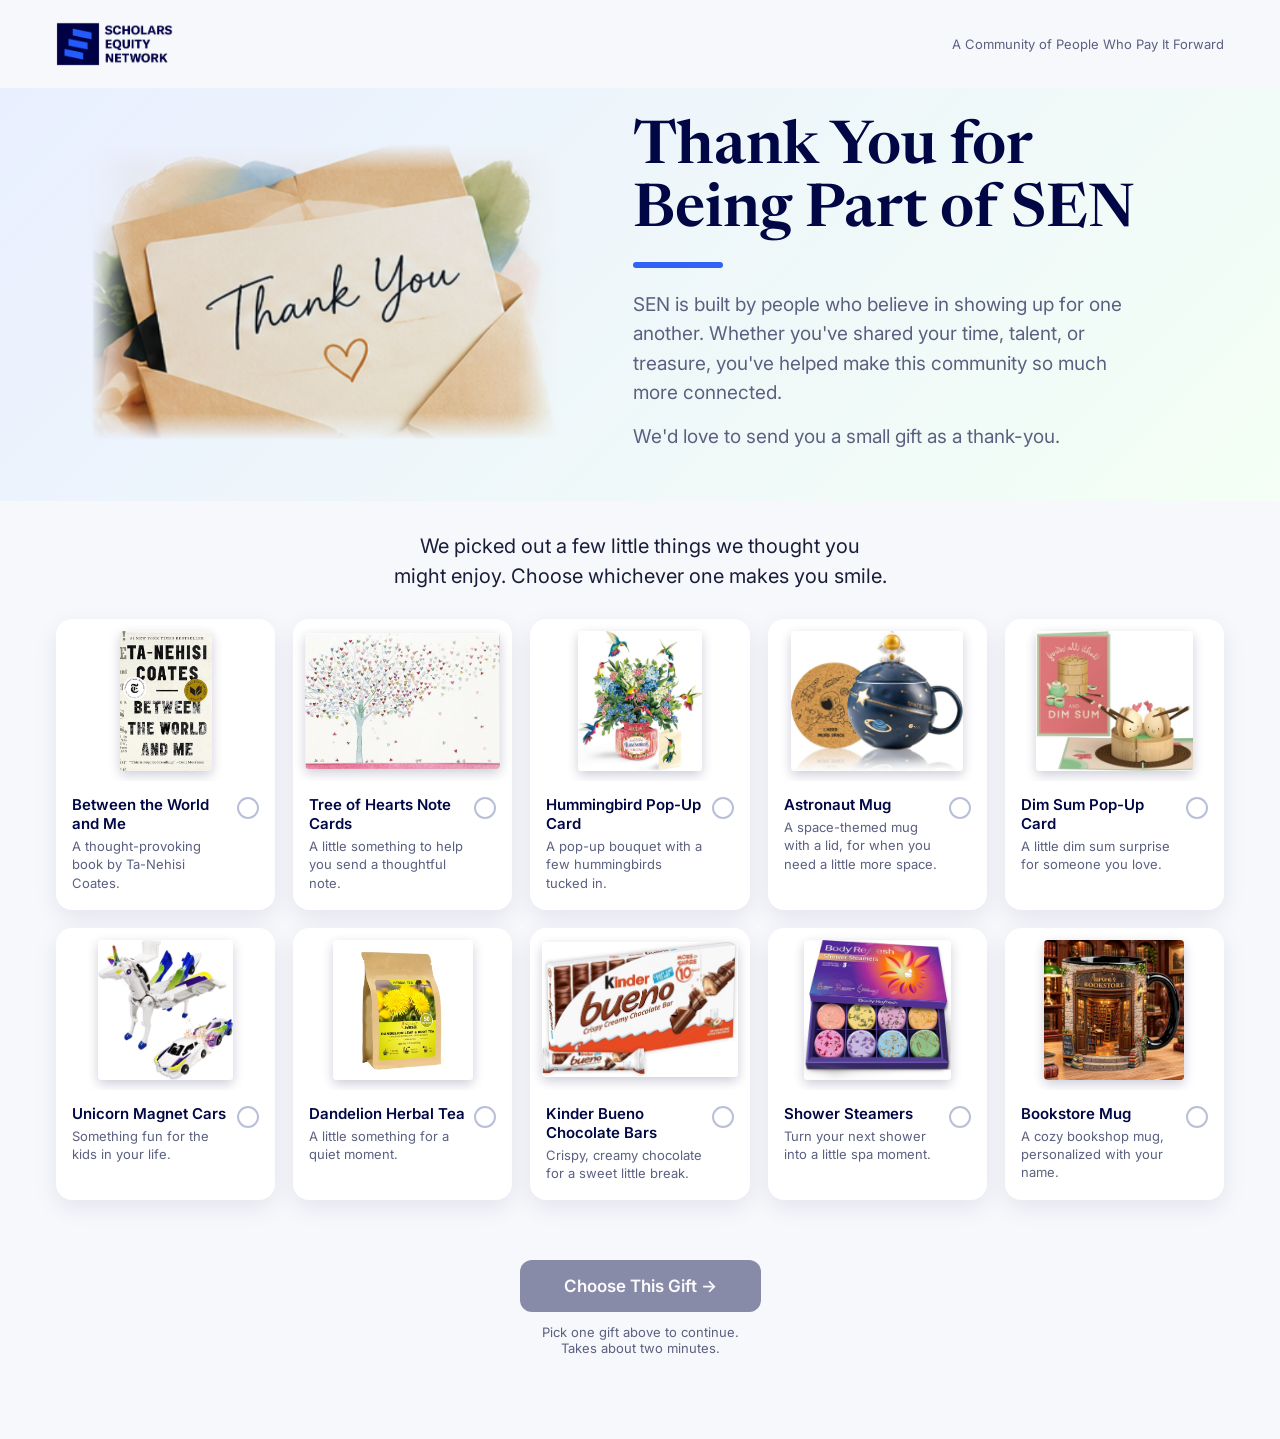
<file: index.html>
<!doctype html>
<html lang="en"><head><meta charset="utf-8"><meta name="viewport" content="width=device-width,initial-scale=1">
<meta name="robots" content="noindex, nofollow">
<title>A Thank-You Gift from SEN</title>
<link href="https://fonts.googleapis.com/css2?family=Inter:wght@400;500;600&family=Newsreader:wght@500;600&display=swap" rel="stylesheet">
<link rel="stylesheet" href="styles.css">
</head><body>
<header><img src="images/sen-logo.png" alt="Scholars Equity Network"><small>A Community of People Who Pay It Forward</small></header>

<div id="v1">
<section class="hero">
  <div class="note-img"><img src="images/thank-you-card.png" alt="A handwritten thank-you card resting in a kraft envelope"></div>
  <div><h1>Thank You for<br>Being Part of SEN</h1><div class="u"></div>
  <p>SEN is built by people who believe in showing up for one another. Whether you've shared your time, talent, or treasure, you've helped make this community so much more connected.</p>
  <p>We'd love to send you a small gift as a thank-you.</p></div>
</section>
<p class="gift-intro">We picked out a few little things we thought you might enjoy. Choose whichever one makes you smile.</p>
<section class="grid" id="grid" aria-label="Gift options"></section>
<div class="cta"><button id="choose" disabled>Choose This Gift →</button><p id="hint">Pick one gift above to continue.<br>Takes about two minutes.</p></div>
</div>

<div id="v2" hidden>
<main class="narrow">
 <a href="#" id="back" class="back">← Back to gift options</a>
 <div class="two">
  <div class="pick"><div class="pimg"><img id="pimg" alt=""></div><h2 id="pname"></h2><p id="pdesc"></p></div>
  <form id="addr" novalidate>
   <h1 class="h2">Where should we send your gift?</h1>
   <p class="lead2">Share your mailing address below, and we'll send your gift your way. We'll only use this information to get it to you.</p>
   <label>Full name<input name="name" autocomplete="name" required maxlength="100" placeholder="Your name"></label>
   <label>Email address<input name="email" type="email" autocomplete="email" required maxlength="200" placeholder="you@example.com"></label>
   <label>Street address<input name="street" autocomplete="address-line1" required maxlength="120" placeholder="Street address"></label>
   <label>Apartment / unit <span class="opt">(optional)</span><input name="unit" autocomplete="address-line2" maxlength="40" placeholder="Apt, suite, unit"></label>
   <div class="row3">
    <label>City<input name="city" autocomplete="address-level2" required maxlength="80" placeholder="City"></label>
    <label>State<select name="state" autocomplete="address-level1" required><option value="">Select</option></select></label>
    <label>ZIP code<input name="zip" inputmode="numeric" autocomplete="postal-code" required maxlength="10" placeholder="ZIP code"></label>
   </div>
   <input type="text" name="_honey" tabindex="-1" autocomplete="off" style="position:absolute;left:-9999px" aria-hidden="true">
   <p class="err" id="err" role="alert"></p>
   <p class="fallback" id="fallback" hidden><a id="mailFallback" class="btn-fallback" href="#">✉️ Email it to us instead</a></p>
   <button class="claim" id="claim" type="submit">Send Me My Gift</button>
   <p class="priv">🔒 Your information comes to us by email, and we'll only use it to send your gift. We won't share it or use it for anything else.</p>
   <p class="priv" style="margin-top:6px">For now, we're only able to ship within the U.S.</p>
  </form>
 </div>
</main>
</div>

<div id="v3" hidden>
<main class="narrow center">
 <div class="done"><div class="pimg big"><img id="dimg" alt=""></div></div>
 <h1 class="h2">Thank you for everything you do.</h1>
 <p class="lead2" id="dline"></p>
 <p class="small" id="dnote"></p>
 <p class="again" id="dagain" hidden>We've already received your gift selection. No need to submit it again.</p>
</main>
</div>

<script>
/* ================= EDIT HERE ================= */
// Responses are sent to the SEN Google script below, which emails them (see apps-script/README.md).
const FORM_URL = "https://script.google.com/macros/s/AKfycbwK1pXFewqnhCKIUebVo1ZC-lH7H_rlxU8Pk0F157acSS1Pq1GyhSCdjfV1mVbXrrWNuQ/exec";
const CONTACT = "admin@scholarsequity.org";   // shown to volunteers on the last page (not where responses go)
// To add, remove, or reorder gifts, edit this list. (Optional "emailNote" adds a reminder line to YOUR email for that gift.) "amazon" goes in YOUR email so you can click straight to it; prices are never shown.
const GIFTS = [
  { name: "Between the World and Me", desc: "A thought-provoking book by Ta-Nehisi Coates.", img: "0812983815.jpg", amazon: "https://www.amazon.com/dp/0812983815" },
  { name: "Tree of Hearts Note Cards", desc: "A little something to help you send a thoughtful note.", img: "1441324607.jpg", amazon: "https://www.amazon.com/dp/1441324607" },
  { name: "Hummingbird Pop-Up Card", desc: "A pop-up bouquet with a few hummingbirds tucked in.", img: "hummingbird.jpg", amazon: "https://www.amazon.com/dp/B0DSCMBNSS" },
  { name: "Astronaut Mug", desc: "A space-themed mug with a lid, for when you need a little more space.", img: "mug.jpg", amazon: "https://www.amazon.com/dp/B09VBPYLKC" },
  { name: "Dim Sum Pop-Up Card", desc: "A little dim sum surprise for someone you love.", img: "dimsum.jpg", amazon: "https://www.amazon.com/dp/B0DKF9M3G1" },
  { name: "Unicorn Magnet Cars", desc: "Something fun for the kids in your life.", img: "unicorn.jpg", amazon: "https://www.amazon.com/dp/B0D6NCWSX3" },
  { name: "Dandelion Herbal Tea", desc: "A little something for a quiet moment.", img: "tea.jpg", amazon: "https://www.amazon.com/dp/B0CJJ4G7FF" },
  { name: "Kinder Bueno Chocolate Bars", desc: "Crispy, creamy chocolate for a sweet little break.", img: "bueno.jpg", amazon: "https://www.amazon.com/dp/B0F4T82ZZD" },
  { name: "Shower Steamers", desc: "Turn your next shower into a little spa moment.", img: "steamers.jpg", amazon: "https://www.amazon.com/dp/B0DPQ8BMHM" },
  { name: "Bookstore Mug", desc: "A cozy bookshop mug, personalized with your name.", img: "bookmug.jpg", amazon: "https://www.amazon.com/dp/B0HMR2PP5B", emailNote: "PERSONALIZED MUG: put the volunteer's name on it (the name above)." }
];
/* ============================================= */

const $ = id => document.getElementById(id);
const STATES = "AL AK AZ AR CA CO CT DE DC FL GA HI ID IL IN IA KS KY LA ME MD MA MI MN MS MO MT NE NV NH NJ NM NY NC ND OH OK OR PA RI SC SD TN TX UT VT VA WA WV WI WY".split(" ");
$("addr").state.insertAdjacentHTML("beforeend", STATES.map(s => `<option>${s}</option>`).join(""));
const photo = g => "images/gifts/" + g.img;
function show(n) { ["v1", "v2", "v3"].forEach((v, i) => $(v).hidden = (i + 1 !== n)); window.scrollTo(0, 0); }
function store(k, v) { try { v === undefined ? localStorage.getItem(k) : localStorage.setItem(k, v); return localStorage.getItem(k); } catch (e) { return null; } }

function confirmation(g, email, again) {
  $("dimg").src = photo(g); $("dimg").alt = g.name;
  $("dline").innerHTML = "We've got your pick: <b></b>. We'll get it ready and send it your way.";
  $("dline").querySelector("b").textContent = g.name;
  $("dnote").innerHTML = "Questions? Reach us at <a></a>.";
  const a = $("dnote").querySelector("a"); a.textContent = CONTACT; a.href = "mailto:" + CONTACT;
  $("dagain").hidden = !again;
  show(3);
}

let chosen = null;
const grid = $("grid"); grid.setAttribute("role", "radiogroup");
GIFTS.forEach(g => {
  const c = document.createElement("div"); c.className = "card"; c.tabIndex = 0;
  c.setAttribute("role", "radio"); c.setAttribute("aria-checked", "false");
  c.innerHTML = `<div class="ph photo" style="background:#fff"><img alt=""></div><div class="body"><div><h3></h3><p></p></div><span class="radio"></span></div>`;
  c.querySelector("img").src = photo(g); c.querySelector("img").alt = g.name;
  c.querySelector("h3").textContent = g.name; c.querySelector("p").textContent = g.desc;
  const pick = () => {
    grid.querySelectorAll(".card").forEach(x => { x.classList.remove("sel"); x.setAttribute("aria-checked", "false"); });
    c.classList.add("sel"); c.setAttribute("aria-checked", "true"); chosen = g;
    $("choose").disabled = false; $("hint").innerHTML = "Ready when you are.<br>Takes about two minutes.";
  };
  c.addEventListener("click", pick);
  c.addEventListener("keydown", e => { if (e.key === "Enter" || e.key === " ") { e.preventDefault(); pick(); } });
  grid.appendChild(c);
});

$("choose").addEventListener("click", () => {
  if (!chosen) return;
  $("pimg").src = photo(chosen); $("pimg").alt = chosen.name; $("pname").textContent = chosen.name; $("pdesc").textContent = chosen.desc;
  show(2); $("addr").name.focus();
});
$("back").addEventListener("click", e => { e.preventDefault(); show(1); });


// Backup if the form service is down: open the volunteer's own email app with everything filled in.
function showFallback(p) {
  const rows = [["Gift chosen", p.gift], ["Name", p.name], ["Street", p.street], ["Apt/Unit", p.unit], ["City", p.city], ["State", p.state], ["ZIP", p.zip], ["Volunteer email", p.email], ["Note", p.note]];
  const lines = rows.filter(r => r[1]).map(r => r[0] + ": " + r[1]);
  $("mailFallback").href = "mailto:" + CONTACT + "?subject=" + encodeURIComponent("Gift choice: " + p.gift + " (" + p.name + ")") + "&body=" + encodeURIComponent("Hi SEN,\n\nI'd like to choose this gift:\n\n" + lines.join("\n") + "\n\nThank you!");
  $("fallback").hidden = false;
}

$("addr").addEventListener("submit", async e => {
  e.preventDefault();
  const f = e.target, err = $("err"), btn = $("claim");
  f.querySelectorAll(".bad").forEach(x => x.classList.remove("bad"));
  const v = n => f.elements[n].value.trim();
  const bad = (n, m) => { err.textContent = m; f.elements[n].classList.add("bad"); f.elements[n].focus(); };
  if (!v("name")) return bad("name", "Please add your full name.");
  if (!/^\S+@\S+\.\S+$/.test(v("email"))) return bad("email", "That email doesn't look quite right. Could you check it?");
  if (!v("street")) return bad("street", "Please add your street address.");
  if (!v("city")) return bad("city", "Please add your city.");
  if (!v("state")) return bad("state", "Please choose your state.");
  if (!/^\d{5}(-\d{4})?$/.test(v("zip"))) return bad("zip", "Please enter a 5-digit ZIP code, like 98122.");
  if (v("_honey")) { confirmation(chosen, v("email")); return; }          // spam trap: pretend success
  err.textContent = ""; $("fallback").hidden = true; btn.disabled = true; btn.textContent = "Sending…";
  const payload = { honey: v("_honey"), gift: chosen.name, amazon: chosen.amazon, note: chosen.emailNote || "", name: v("name"), email: v("email"),
    street: v("street"), unit: v("unit"), city: v("city"), state: v("state"), zip: v("zip") };
  try {
    // Plain-text POST to the SEN Google script (avoids browser pre-checks that Google web apps can't answer)
    const r = await fetch(FORM_URL, { method: "POST", body: JSON.stringify(payload) });
    const j = await r.json().catch(() => ({}));
    if (j.ok === true) { store("sen-gift", JSON.stringify({ gift: chosen.name, email: v("email") })); confirmation(chosen, v("email")); }
    else if (j.error && j.error !== "server" && j.error !== "busy") { err.textContent = "Something in the form needs another look (" + j.error + "). Please check it and try again."; }
    else { err.textContent = "We couldn't send that just now. Please try again in a few minutes, or use the button below."; showFallback(payload); }
  } catch (x) { err.textContent = "We couldn't send that just now. Please try again in a few minutes, or use the button below."; showFallback(payload); }
  btn.disabled = false; btn.textContent = "Send Me My Gift";
});

// Someone returning on the same device sees their confirmation instead of picking again.
(function () { const s = store("sen-gift"); if (!s) return; try { const d = JSON.parse(s); const g = GIFTS.find(x => x.name === d.gift); if (g) confirmation(g, d.email, true); } catch (e) {} })();
</script>
</body></html>
</file>
<file: styles.css>
:root{--navy:#000744;--blue:#3162F5;--green:#C9FFCD;--cream:#F7F8FC;--ink:#1a1d3a;--mute:#5b6080}
*{box-sizing:border-box}body{margin:0;font-family:Inter,sans-serif;color:var(--ink);background:var(--cream)}
header{display:flex;justify-content:space-between;align-items:center;padding:22px 56px}
header img{height:44px}header small{color:var(--mute);font-size:13px}
.hero{display:grid;grid-template-columns:1fr 1.1fr;gap:40px;align-items:center;padding:30px 56px 70px;background:linear-gradient(135deg,#e9efff 0%,#f4fff5 100%)}
.note{background:#fff;border-radius:18px;padding:44px 40px;box-shadow:0 20px 50px rgba(0,7,68,.12);transform:rotate(-3deg);max-width:380px;justify-self:center}
.note .script{font-family:Newsreader,serif;font-style:italic;font-size:54px;color:var(--navy);line-height:1}
.note .heart{color:var(--blue);font-size:34px;margin-top:10px}
.note .bar{height:6px;width:70px;background:var(--green);border-radius:3px;margin-top:18px}
h1{font-family:Newsreader,serif;font-weight:600;font-size:60px;line-height:1.05;margin:0;color:var(--navy)}
h1+.u{height:6px;width:90px;background:var(--blue);border-radius:3px;margin:18px 0 22px}
.hero p{font-size:19px;line-height:1.55;color:var(--mute);max-width:520px;margin:0 0 14px}
.hero p b{color:var(--ink);font-weight:500}
.grid{display:flex;flex-wrap:wrap;justify-content:center;gap:22px;padding:0 56px 60px;margin-top:-34px}
.card{flex:0 0 calc((100% - 44px)/3);background:#fff;border-radius:16px;overflow:hidden;box-shadow:0 8px 24px rgba(0,7,68,.08);border:2px solid transparent}
.card.sel{border-color:var(--blue)}
.ph{height:190px;display:grid;place-items:center;font-size:56px;color:#fff}
.body{padding:16px 18px 18px;display:flex;justify-content:space-between;gap:12px}
.body h3{margin:0 0 4px;font-size:17px;color:var(--navy);font-weight:600}.body p{margin:0;font-size:14px;color:var(--mute);line-height:1.4}
.radio{flex:none;width:24px;height:24px;border-radius:50%;border:2px solid #b9bfd8;margin-top:2px}
.sel .radio{border-color:var(--blue);background:radial-gradient(var(--blue) 45%,#fff 50%)}
.photo{padding:10px;overflow:hidden;display:flex;align-items:center;justify-content:center}.photo img{max-height:170px;object-fit:contain;max-width:100%;width:auto;height:auto;border-radius:4px;box-shadow:0 4px 12px rgba(0,7,68,.2)}
.tbd{opacity:.65}.tbd .ph{background:repeating-linear-gradient(45deg,#e3e7f5,#e3e7f5 10px,#eef1fa 10px,#eef1fa 20px)!important;color:#8a90b0;font-size:15px}
.cta{text-align:center;padding:0 0 70px}
.cta button{background:var(--navy);color:#fff;border:0;border-radius:12px;padding:16px 44px;font:600 17px Inter;cursor:pointer}
.cta p{color:var(--mute);font-size:13px;margin-top:12px}
.draft{background:var(--navy);color:#fff;text-align:center;padding:8px;font-size:13px}
@media(max-width:900px){.card{flex-basis:calc((100% - 22px)/2)}.hero{grid-template-columns:1fr}header,.hero,.grid{padding-left:20px;padding-right:20px}h1{font-size:44px}}@media(max-width:560px){.card{flex-basis:100%}}

button:disabled{opacity:.45;cursor:not-allowed}
.card{cursor:pointer}.card:focus-visible{outline:3px solid var(--blue);outline-offset:2px}
.narrow{max-width:1040px;margin:0 auto;padding:10px 56px 80px}
.back{color:var(--blue);text-decoration:none;font-size:14px;display:inline-block;margin:8px 0 24px}
.two{display:grid;grid-template-columns:1fr 1.15fr;gap:56px;align-items:start}
.pimg{background:#fff;border-radius:16px;padding:16px;box-shadow:0 8px 24px rgba(0,7,68,.08);display:grid;place-items:center;height:340px}
.pimg img{max-width:100%;max-height:100%;object-fit:contain}
.pick h2{font-family:Newsreader,serif;font-size:30px;color:var(--navy);margin:20px 0 4px}.pick p{color:var(--mute);margin:0}
.h2{font-family:Newsreader,serif;font-weight:600;font-size:38px;line-height:1.1;color:var(--navy);margin:0 0 10px}
.lead2{color:var(--mute);font-size:17px;line-height:1.5;margin:0 0 22px}
form label{display:block;font-size:14px;font-weight:500;color:var(--ink);margin-bottom:16px}
form input,form select{display:block;width:100%;margin-top:6px;padding:13px 14px;font:16px Inter;border:1.5px solid #d3d8ea;border-radius:10px;background:#fff;color:var(--ink)}
form input:focus,form select:focus{outline:3px solid rgba(49,98,245,.25);border-color:var(--blue)}
form .bad{border-color:#c0392b;background:#fff6f5}
.opt{color:var(--mute);font-weight:400}
.row3{display:grid;grid-template-columns:1.3fr 1fr 1fr;gap:14px}
.err{color:#b0281b;font-size:14px;min-height:20px;margin:0 0 8px}
.claim{width:100%;background:var(--navy);color:#fff;border:0;border-radius:12px;padding:16px;font:600 17px Inter;cursor:pointer}
.claim:hover{background:#0b1466}
.priv{font-size:13px;color:var(--mute);line-height:1.5;margin-top:14px}
.center{text-align:center}.done{display:grid;place-items:center;margin:10px 0 28px}
.pimg.big{height:300px;width:300px}
.sel-line{font-size:18px;margin:6px 0 14px}.small{color:var(--mute);font-size:14px;max-width:520px;margin:0 auto 22px;line-height:1.5}
@media(max-width:820px){.two{grid-template-columns:1fr;gap:28px}.narrow{padding:10px 20px 60px}.pimg{height:240px}.h2{font-size:34px}.row3{grid-template-columns:1fr 1fr}.row3 label:first-child{grid-column:1/-1}}
.status-card{max-width:560px;margin:60px auto;padding:0 24px;text-align:center}
.status-card h1{font-family:Newsreader,serif;font-size:36px;color:var(--navy)}
.status-card p{color:var(--mute);font-size:17px;line-height:1.5}
.hi{font-size:15px;color:var(--blue);font-weight:600;margin:0 0 10px}

.note-img{justify-self:center;width:100%;max-width:470px}
.note-img img{display:block;width:100%;height:auto;mix-blend-mode:multiply;-webkit-mask-image:linear-gradient(to right,transparent,#000 9%,#000 91%,transparent),linear-gradient(to bottom,transparent,#000 9%,#000 91%,transparent);-webkit-mask-composite:source-in;mask-image:linear-gradient(to right,transparent,#000 9%,#000 91%,transparent),linear-gradient(to bottom,transparent,#000 9%,#000 91%,transparent);mask-composite:intersect}
@media(max-width:900px){.note-img{max-width:360px}}

/* fix: product photo must stay inside its box at every width */
.pimg{display:flex;align-items:center;justify-content:center;overflow:hidden}
.pimg img{width:auto;height:auto;max-width:100%;max-height:308px;object-fit:contain}
.pimg.big img{max-height:268px}
@media(max-width:820px){.pimg img{max-height:208px}.pimg.big img{max-height:268px}}
.pick h2,.pick p{position:relative}

/* phones: nothing may be wider than the screen */
.two>*,.row3>*,form,.pick{min-width:0}
@media(max-width:560px){
  header{padding:16px 20px}header small{display:none}
  .row3{grid-template-columns:1fr 1fr}.row3 label:first-child{grid-column:1/-1}
  .narrow{padding:6px 20px 50px}.h2{font-size:30px}.grid{padding:0 20px 40px}
  .hero{padding:20px 20px 50px}h1{font-size:40px}.cta button{width:calc(100% - 40px)}
}

/* intro line above the gifts */
.gift-intro{text-align:center;font-size:20px;line-height:1.5;color:var(--ink);max-width:640px;margin:0 auto;padding:30px 24px 28px}
.hero:has(+ .gift-intro){padding-bottom:36px}
.gift-intro + .grid{margin-top:0}

.h2,.gift-intro,.hero h1{text-wrap:balance}

.again{display:inline-block;background:#eef3ff;color:var(--navy);padding:10px 18px;border-radius:99px;font-size:14px;margin:6px 0 0}
.lead2 b{color:var(--navy)}

[hidden]{display:none!important}

/* big screens: 5 across (two rows of five for ten gifts) */
@media(min-width:1180px){
  .grid{gap:18px}
  .card{flex-basis:calc((100% - 72px)/5)}
  .ph{height:160px}.photo img{max-height:140px}
  .body{padding:14px 14px 16px;gap:8px}
  .body h3{font-size:15px}.body p{font-size:13px}
  .radio{width:22px;height:22px}
}

.small a{color:var(--blue)}

.fallback{margin:0 0 12px}.btn-fallback{display:block;text-align:center;padding:13px;border:1.5px solid var(--navy);border-radius:12px;color:var(--navy);text-decoration:none;font-weight:600;background:#fff}
.btn-fallback:hover{background:#eef3ff}
</file>
